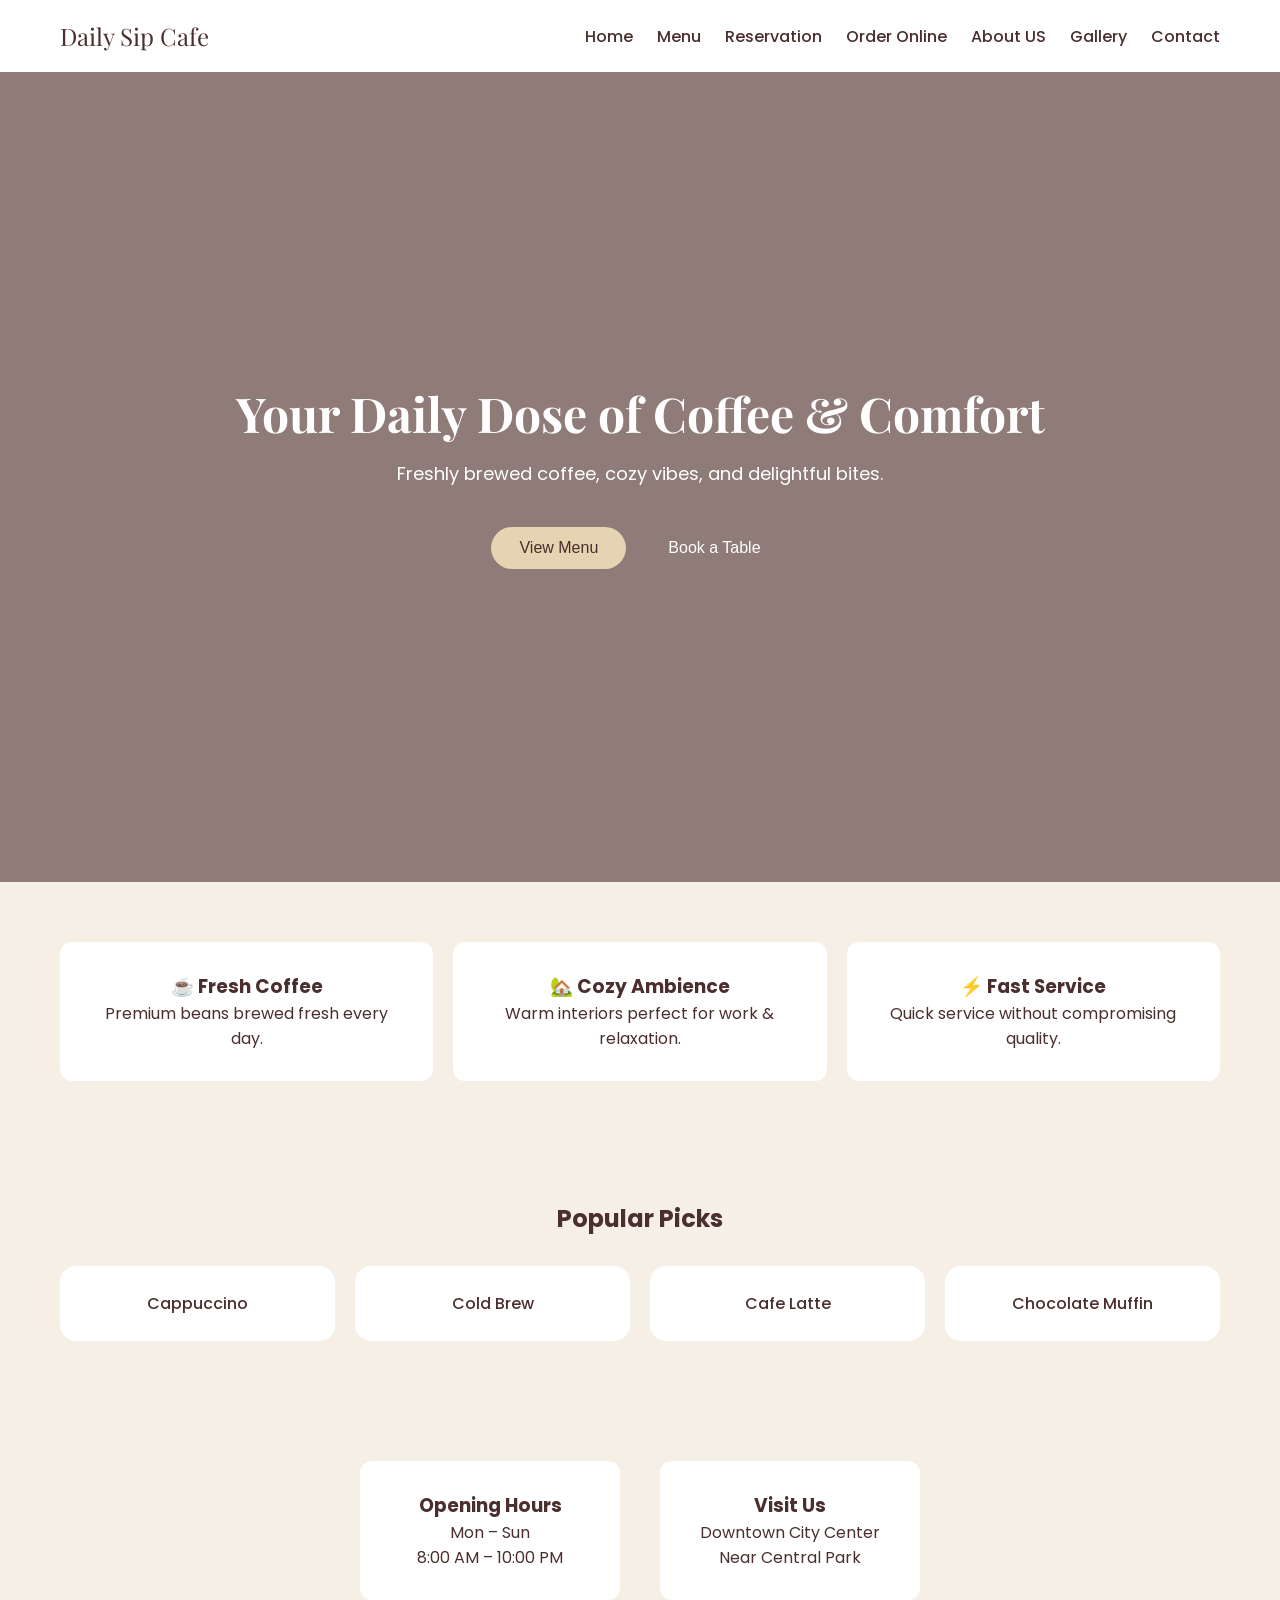
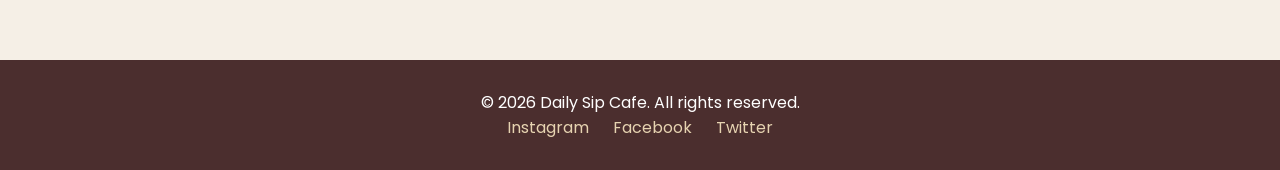
<file: index.html>
<!DOCTYPE html>
<html lang="en">
<head>
  <meta charset="UTF-8" />
  <title>Daily Sip Cafe</title>
  <meta name="viewport" content="width=device-width, initial-scale=1.0" />

  <!-- Google Fonts -->
  <link href="https://fonts.googleapis.com/css2?family=Playfair+Display:wght@600&family=Poppins:wght@300;400;500&display=swap" rel="stylesheet">

  <link rel="stylesheet" href="css/style.css" />
</head>
<body>

  <!-- Header -->
  <header class="header">
    <div class="logo">Daily Sip Cafe</div>
    <nav class="nav">
      <a href="#">Home</a>
      <a href="menu.html">Menu</a>
      <a href="reservation.html">Reservation</a>
      <a href="order.html">Order Online</a>
      <a href="about.html">About US</a>
      <a href="gallery.html">Gallery</a>
      <a href="contact.html">Contact</a>
    </nav>
  </header>

  <!-- Hero Section -->
  <section class="hero">
    <h1>Your Daily Dose of Coffee & Comfort</h1>
    <p>Freshly brewed coffee, cozy vibes, and delightful bites.</p>
    <div class="hero-buttons">
      <a href="menu.html"><button class="btn primary">View Menu</button></a>
      <a href="reservation.html"><button class="btn secondary">Book a Table</button></a>
    </div>
  </section>

  <!-- Highlights -->
  <section class="highlights">
    <div class="highlight-card">
      <h3>☕ Fresh Coffee</h3>
      <p>Premium beans brewed fresh every day.</p>
    </div>
    <div class="highlight-card">
      <h3>🏡 Cozy Ambience</h3>
      <p>Warm interiors perfect for work & relaxation.</p>
    </div>
    <div class="highlight-card">
      <h3>⚡ Fast Service</h3>
      <p>Quick service without compromising quality.</p>
    </div>
  </section>

  <!-- Popular Menu -->
  <section class="menu">
    <h2>Popular Picks</h2>
    <div class="menu-items">
      <div class="menu-card">Cappuccino</div>
      <div class="menu-card">Cold Brew</div>
      <div class="menu-card">Cafe Latte</div>
      <div class="menu-card">Chocolate Muffin</div>
    </div>
  </section>

  <!-- Info Section -->
  <section class="info">
    <div class="info-box">
      <h3>Opening Hours</h3>
      <p>Mon – Sun</p>
      <p>8:00 AM – 10:00 PM</p>
    </div>
    <div class="info-box">
      <h3>Visit Us</h3>
      <p>Downtown City Center</p>
      <p>Near Central Park</p>
    </div>
  </section>

  <!-- Footer -->
  <footer class="footer">
    <p>© 2026 Daily Sip Cafe. All rights reserved.</p>
    <div class="socials">
      <a href="#">Instagram</a>
      <a href="#">Facebook</a>
      <a href="#">Twitter</a>
    </div>
  </footer>

  <script src="js/script.js"></script>
</body>
</html>
</file>
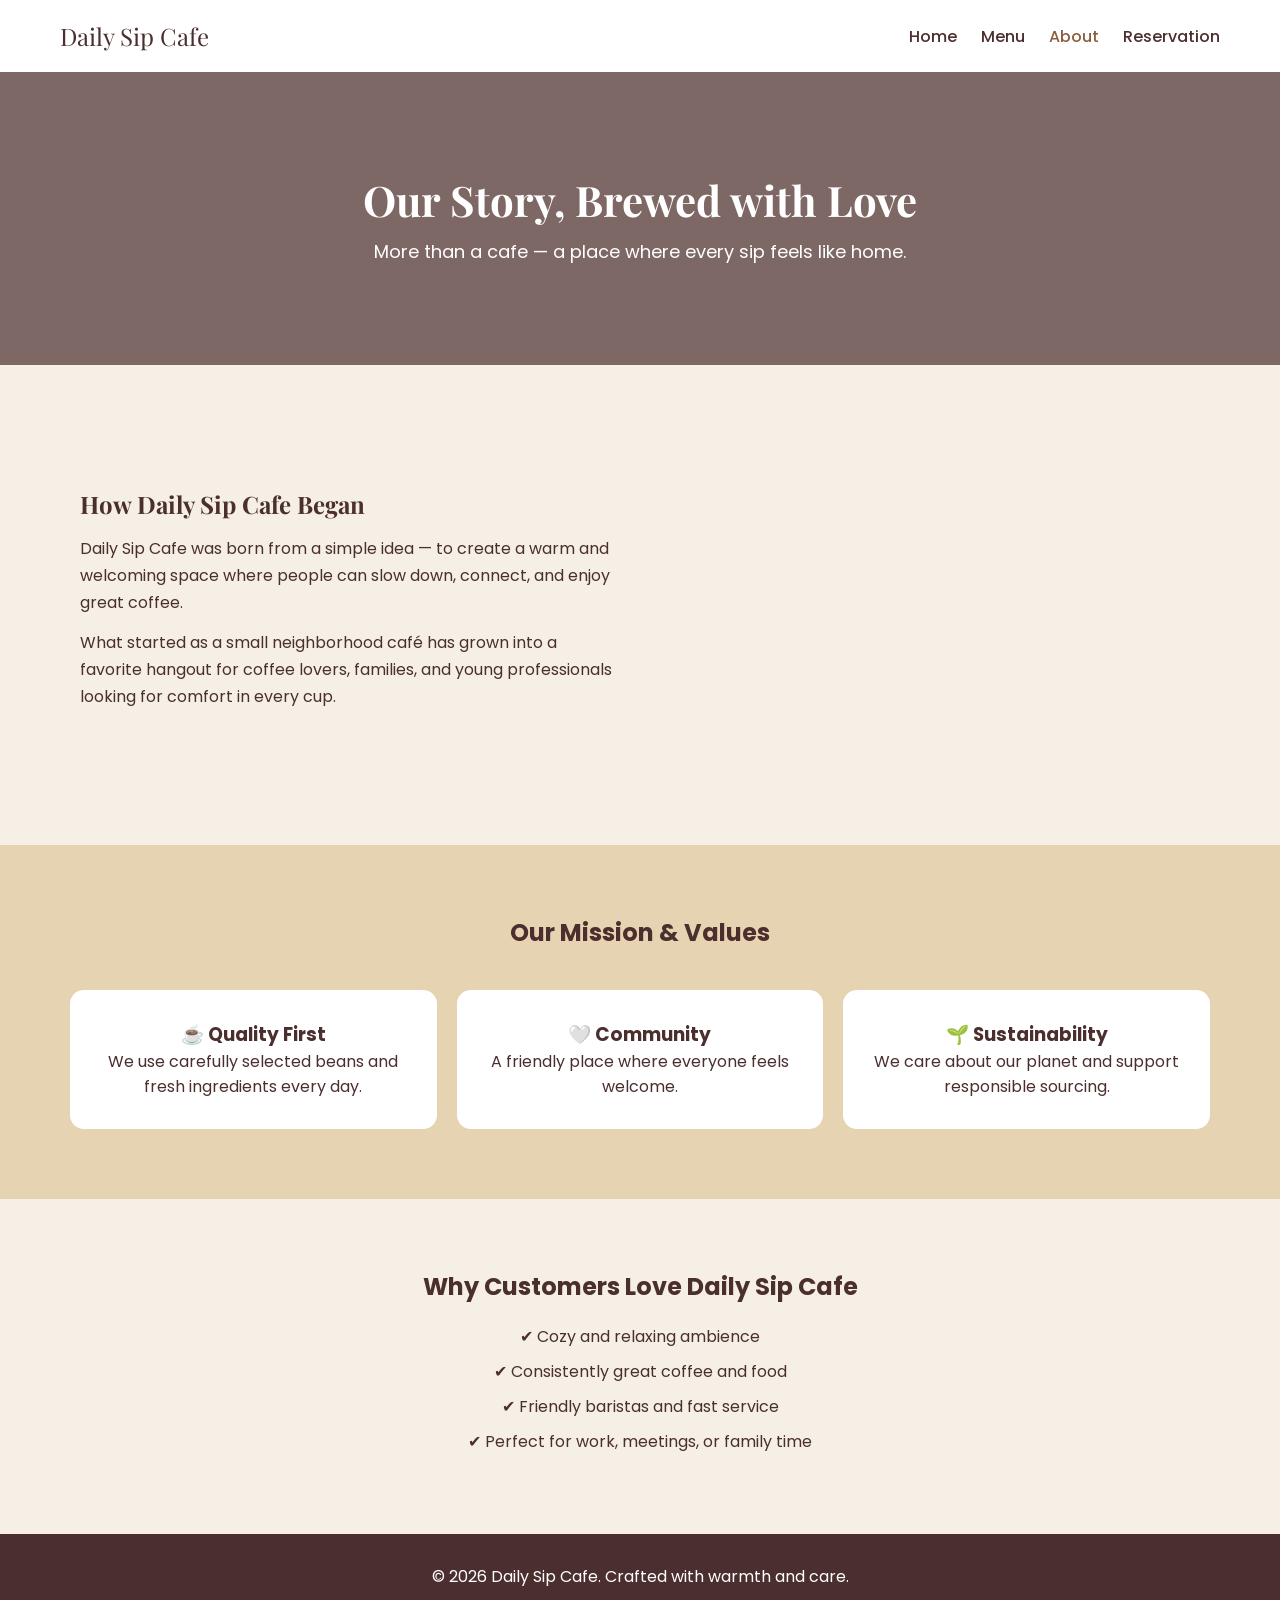
<file: about.html>
<!DOCTYPE html>
<html lang="en">
<head>
  <meta charset="UTF-8" />
  <title>About Us | Daily Sip Cafe</title>
  <meta name="viewport" content="width=device-width, initial-scale=1.0" />

  <!-- Google Fonts -->
  <link href="https://fonts.googleapis.com/css2?family=Playfair+Display:wght@600&family=Poppins:wght@300;400;500&display=swap" rel="stylesheet">

  <link rel="stylesheet" href="css/style.css" />
</head>
<body>

  <!-- Header -->
  <header class="header">
    <div class="logo">Daily Sip Cafe</div>
    <nav class="nav">
      <a href="index.html">Home</a>
      <a href="menu.html">Menu</a>
      <a href="about.html" class="active">About</a>
      <a href="reservation.html">Reservation</a>
    </nav>
  </header>

  <!-- About Hero -->
  <section class="about-hero">
    <h1>Our Story, Brewed with Love</h1>
    <p>More than a cafe — a place where every sip feels like home.</p>
  </section>

  <!-- Story Section -->
  <section class="about-section">
    <div class="about-text">
      <h2>How Daily Sip Cafe Began</h2>
      <p>
        Daily Sip Cafe was born from a simple idea — to create a warm and welcoming
        space where people can slow down, connect, and enjoy great coffee.
      </p>
      <p>
        What started as a small neighborhood café has grown into a favorite
        hangout for coffee lovers, families, and young professionals looking
        for comfort in every cup.
      </p>
    </div>
    <div class="about-image"></div>
  </section>

  <!-- Mission & Values -->
  <section class="values">
    <h2>Our Mission & Values</h2>
    <div class="values-grid">
      <div class="value-card">
        <h3>☕ Quality First</h3>
        <p>We use carefully selected beans and fresh ingredients every day.</p>
      </div>
      <div class="value-card">
        <h3>🤍 Community</h3>
        <p>A friendly place where everyone feels welcome.</p>
      </div>
      <div class="value-card">
        <h3>🌱 Sustainability</h3>
        <p>We care about our planet and support responsible sourcing.</p>
      </div>
    </div>
  </section>

  <!-- Why Love Us -->
  <section class="why-love">
    <h2>Why Customers Love Daily Sip Cafe</h2>
    <ul>
      <li>✔ Cozy and relaxing ambience</li>
      <li>✔ Consistently great coffee and food</li>
      <li>✔ Friendly baristas and fast service</li>
      <li>✔ Perfect for work, meetings, or family time</li>
    </ul>
  </section>

  <!-- Footer -->
  <footer class="footer">
    <p>© 2026 Daily Sip Cafe. Crafted with warmth and care.</p>
  </footer>

  <script src="js/script.js"></script>
</body>
</html>
</file>
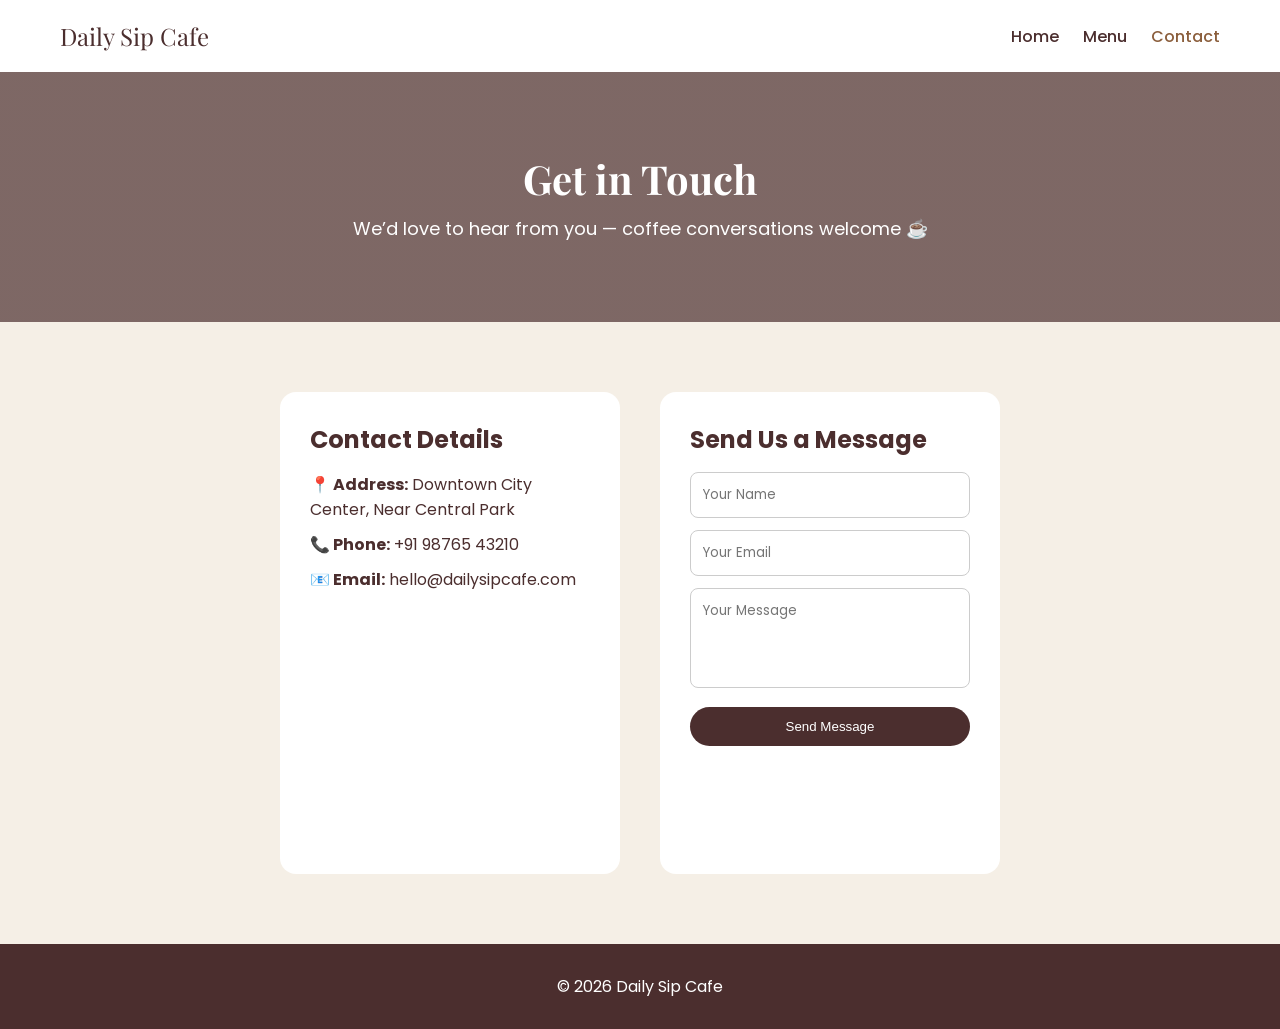
<file: contact.html>
<!DOCTYPE html>
<html lang="en">
<head>
  <meta charset="UTF-8">
  <title>Contact Us | Daily Sip Cafe</title>
  <meta name="viewport" content="width=device-width, initial-scale=1.0">

  <!-- Google Fonts -->
  <link href="https://fonts.googleapis.com/css2?family=Playfair+Display:wght@600&family=Poppins:wght@300;400;500&display=swap" rel="stylesheet">

  <link rel="stylesheet" href="css/style.css">
</head>
<body>

  <!-- Header -->
  <header class="header">
    <div class="logo">Daily Sip Cafe</div>
    <nav class="nav">
      <a href="index.html">Home</a>
      <a href="menu.html">Menu</a>
      <a href="contact.html" class="active">Contact</a>
    </nav>
  </header>

  <!-- Contact Hero -->
  <section class="contact-hero">
    <h1>Get in Touch</h1>
    <p>We’d love to hear from you — coffee conversations welcome ☕</p>
  </section>

  <!-- Contact Section -->
  <section class="contact-section">
    

    <!-- Contact Info -->
    <div class="contact-info">
      <h2>Contact Details</h2>
      <p><strong>📍 Address:</strong> Downtown City Center, Near Central Park</p>
      <p><strong>📞 Phone:</strong> +91 98765 43210</p>
      <p><strong>📧 Email:</strong> hello@dailysipcafe.com</p>

      <!-- Google Map -->
      <iframe
        src="https://www.google.com/maps?q=city%20center%20cafe&output=embed"
        allowfullscreen=""
        loading="lazy">
      </iframe>
    </div>

    <!-- Contact Form -->
    <div class="contact-form">
      <h2>Send Us a Message</h2>

      <form id="contactForm">
        <input type="text" id="name" placeholder="Your Name">
        <input type="email" id="email" placeholder="Your Email">
        <textarea id="message" placeholder="Your Message"></textarea>

        <button type="submit">Send Message</button>
        <p id="formMessage"></p>
      </form>
    </div>

  </section>

  <!-- Footer -->
  <footer class="footer">
    <p>© 2026 Daily Sip Cafe
</file>
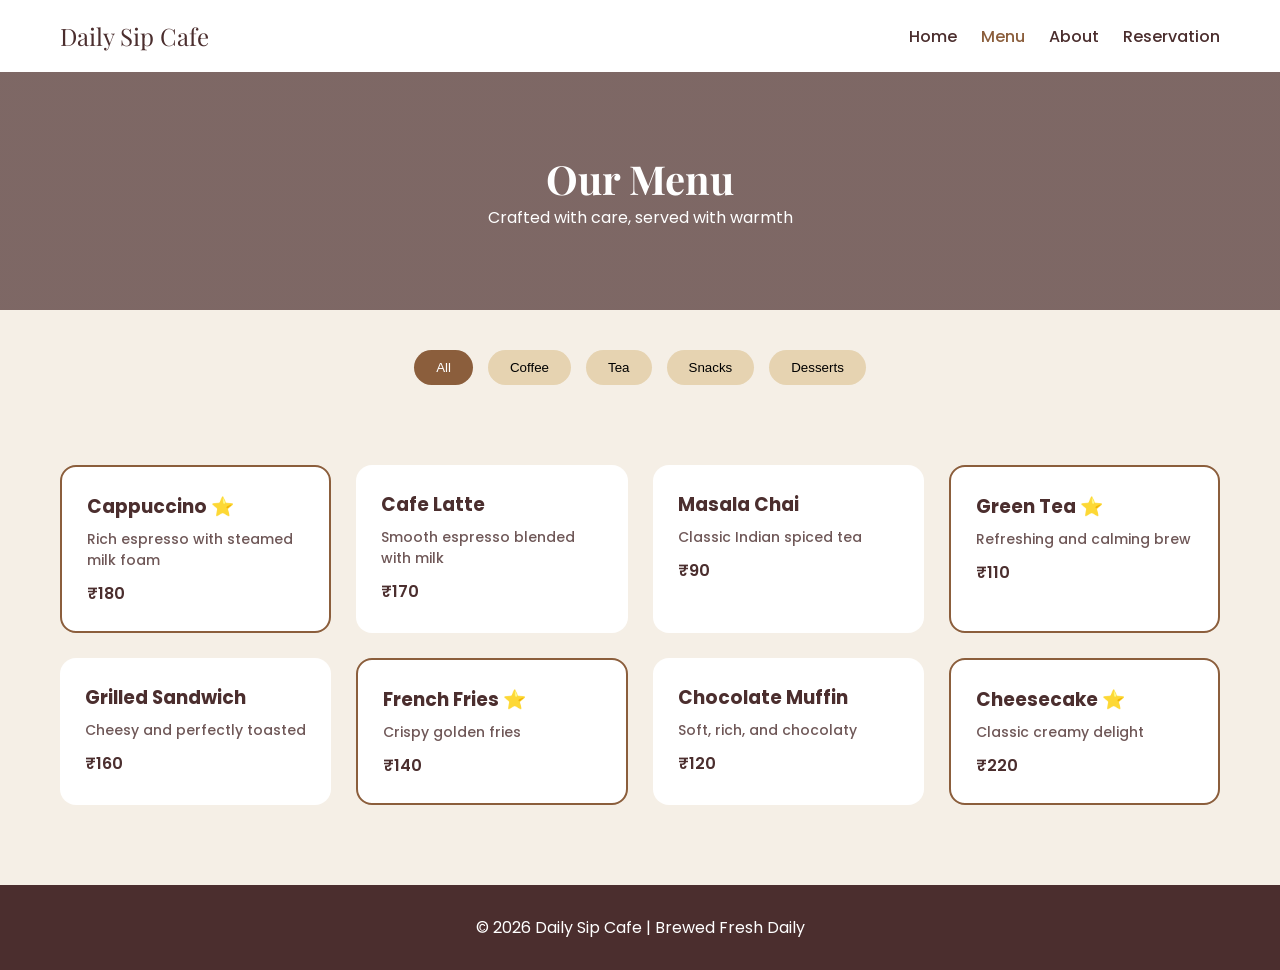
<file: menu.html>
<!DOCTYPE html>
<html lang="en">
<head>
  <meta charset="UTF-8" />
  <title>Menu | Daily Sip Cafe</title>
  <meta name="viewport" content="width=device-width, initial-scale=1.0" />

  <!-- Google Fonts -->
  <link href="https://fonts.googleapis.com/css2?family=Playfair+Display:wght@600&family=Poppins:wght@300;400;500&display=swap" rel="stylesheet">

  <link rel="stylesheet" href="css/style.css" />
</head>
<body>

  <!-- Header -->
  <header class="header">
    <div class="logo">Daily Sip Cafe</div>
    <nav class="nav">
      <a href="index.html">Home</a>
      <a href="menu.html" class="active">Menu</a>
      <a href="about.html">About</a>
      <a href="reservation.html">Reservation</a>
    </nav>
  </header>

  <!-- Menu Hero -->
  <section class="menu-hero">
    <h1>Our Menu</h1>
    <p>Crafted with care, served with warmth</p>
  </section>

  <!-- Filter Buttons -->
  <section class="menu-filters">
    <button class="filter-btn active" data-category="all">All</button>
    <button class="filter-btn" data-category="coffee">Coffee</button>
    <button class="filter-btn" data-category="tea">Tea</button>
    <button class="filter-btn" data-category="snacks">Snacks</button>
    <button class="filter-btn" data-category="desserts">Desserts</button>
  </section>

  <!-- Menu Items -->
  <section class="menu-grid">

    <div class="menu-card coffee bestseller">
      <h3>Cappuccino ⭐</h3>
      <p>Rich espresso with steamed milk foam</p>
      <span>₹180</span>
    </div>

    <div class="menu-card coffee">
      <h3>Cafe Latte</h3>
      <p>Smooth espresso blended with milk</p>
      <span>₹170</span>
    </div>

    <div class="menu-card tea">
      <h3>Masala Chai</h3>
      <p>Classic Indian spiced tea</p>
      <span>₹90</span>
    </div>

    <div class="menu-card tea bestseller">
      <h3>Green Tea ⭐</h3>
      <p>Refreshing and calming brew</p>
      <span>₹110</span>
    </div>

    <div class="menu-card snacks">
      <h3>Grilled Sandwich</h3>
      <p>Cheesy and perfectly toasted</p>
      <span>₹160</span>
    </div>

    <div class="menu-card snacks bestseller">
      <h3>French Fries ⭐</h3>
      <p>Crispy golden fries</p>
      <span>₹140</span>
    </div>

    <div class="menu-card desserts">
      <h3>Chocolate Muffin</h3>
      <p>Soft, rich, and chocolaty</p>
      <span>₹120</span>
    </div>

    <div class="menu-card desserts bestseller">
      <h3>Cheesecake ⭐</h3>
      <p>Classic creamy delight</p>
      <span>₹220</span>
    </div>

  </section>

  <!-- Footer -->
  <footer class="footer">
    <p>© 2026 Daily Sip Cafe | Brewed Fresh Daily</p>
  </footer>

  <script src="js/menu.js"></script>
</body>
</html>
</file>
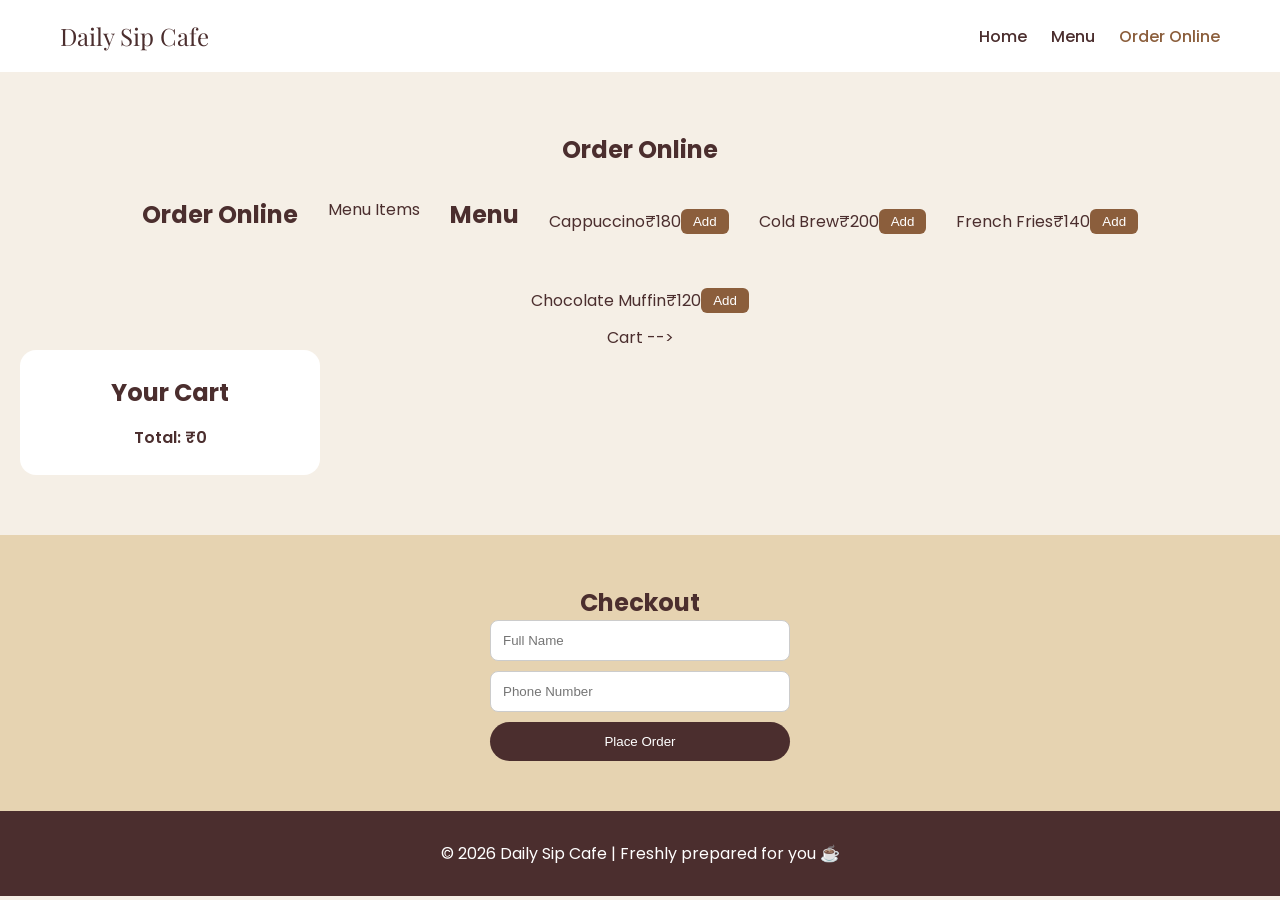
<file: order.html>
<!DOCTYPE html>
<html lang="en">

<head>
  <meta charset="UTF-8">
  <title>Online Order | Daily Sip Cafe</title>
  <meta name="viewport" content="width=device-width, initial-scale=1.0">

  <!-- Google Fonts -->
  <link
    href="https://fonts.googleapis.com/css2?family=Playfair+Display:wght@600&family=Poppins:wght@300;400;500&display=swap"
    rel="stylesheet">

  <link rel="stylesheet" href="css/style.css">
</head>

<body>

  <!-- Header -->
  <header class="header">
    <div class="logo">Daily Sip Cafe</div>
    <nav class="nav">
      <a href="index.html">Home</a>
      <a href="menu.html">Menu</a>
      <a href="order.html" class="active">Order Online</a>
    </nav>
  </header>

  <!-- Order Section -->
  <section class="order-section">
    <h1>Order Online</h1>

    <div class="order-container">
      <h1>Order Online</h1>

      <!-- <div class="menu-items">
        <button onclick="addItem('Cappuccino', 150)">Cappuccino - ₹150</button>
        <button onclick="addItem('Latte', 180)">Latte - ₹180</button>
        <button onclick="addItem('Espresso', 120)">Espresso - ₹120</button>
        <button onclick="addItem('Sandwich', 200)">Sandwich - ₹200</button>
        <button onclick="addItem('Brownie', 100)">Brownie - ₹100</button>
      </div>

      <h3>Selected Items:</h3>
      <ul id="cartList"></ul>

      <h3>Total: ₹<span id="total">0</span></h3>

      <form id="orderForm">
        <input type="text" id="orderName" placeholder="Your Name" required />
        <input type="tel" id="orderPhone" placeholder="Phone Number" required />
        <button type="submit">Place Order</button>
      </form>

      <p id="orderMessage"></p>

      <hr>

      <h2>All Orders</h2>
      <ul id="orderHistory"></ul>

      <script src="js/order.js"></script> -->

      Menu Items
      <!-- <div class="order-menu"> -->
        <h2>Menu</h2>

        <div class="order-item">
          <span>Cappuccino</span>
          <span>₹180</span>
          <button onclick="addToCart('Cappuccino',180)">Add</button>
        </div>

        <div class="order-item">
          <span>Cold Brew</span>
          <span>₹200</span>
          <button onclick="addToCart('Cold Brew',200)">Add</button>
        </div>

        <div class="order-item">
          <span>French Fries</span>
          <span>₹140</span>
          <button onclick="addToCart('French Fries',140)">Add</button>
        </div>

        <div class="order-item">
          <span>Chocolate Muffin</span>
          <span>₹120</span>
          <button onclick="addToCart('Chocolate Muffin',120)">Add</button>
        </div>
      </div>

      Cart -->
      <div class="cart">
        <h2>Your Cart</h2>
        <div id="cartItems"></div>

        <div class="cart-total">
          Total: ₹<span id="total">0</span>
        </div>
      </div>

    </div>
  </section>

  <!-- Checkout -->
  <section class="checkout">
    <h2>Checkout</h2>
    <form id="checkoutForm">
      <input type="text" placeholder="Full Name" required>
      <input type="tel" placeholder="Phone Number" required>
      <button type="submit">Place Order</button>
      <p id="orderMessage"></p>
    </form>
  </section>

  <footer class="footer">
    <p>© 2026 Daily Sip Cafe | Freshly prepared for you ☕</p>
  </footer>

  <script src=
</file>
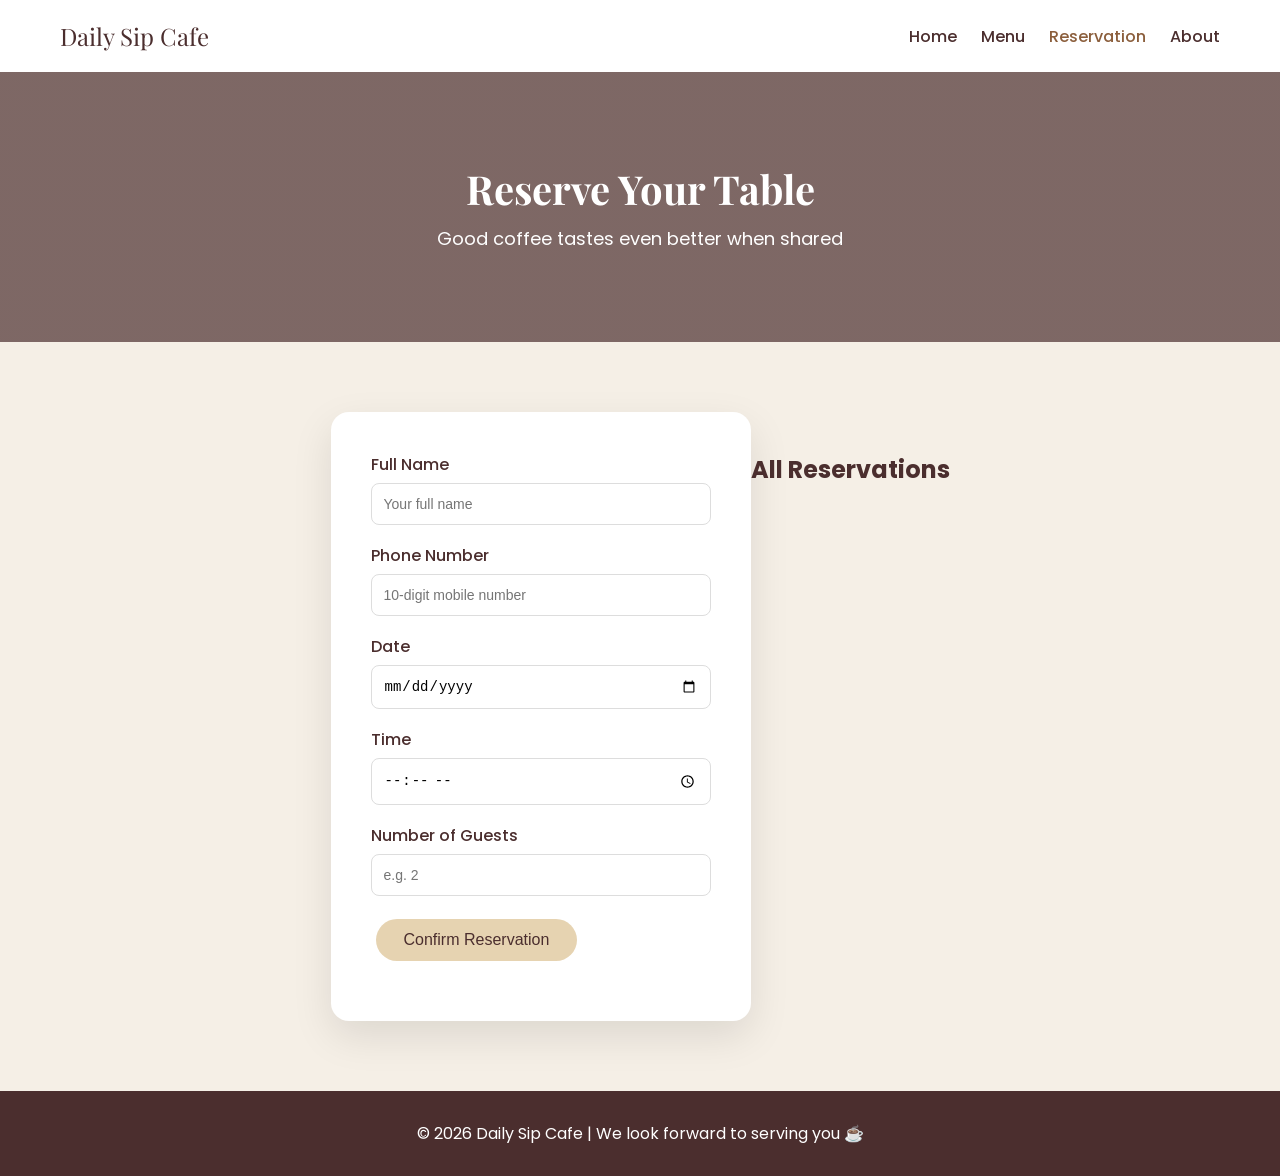
<file: reservation.html>
<!DOCTYPE html>
<html lang="en">

<head>
  <meta charset="UTF-8" />
  <title>Table Reservation | Daily Sip Cafe</title>
  <meta name="viewport" content="width=device-width, initial-scale=1.0" />

  <!-- Google Fonts -->
  <link
    href="https://fonts.googleapis.com/css2?family=Playfair+Display:wght@600&family=Poppins:wght@300;400;500&display=swap"
    rel="stylesheet">

  <link rel="stylesheet" href="css/style.css" />
</head>

<body>

  <!-- Header -->
  <header class="header">
    <div class="logo">Daily Sip Cafe</div>
    <nav class="nav">
      <a href="index.html">Home</a>
      <a href="menu.html">Menu</a>
      <a href="reservation.html" class="active">Reservation</a>
      <a href="about.html">About</a>
    </nav>
  </header>

  <!-- Reservation Hero -->
  <section class="reservation-hero">
    <h1>Reserve Your Table</h1>
    <p>Good coffee tastes even better when shared</p>
  </section>

  <!-- Reservation Form -->
  <section class="reservation-section">
    <form id="reservationForm" class="reservation-form">

      <div class="form-group">
        <label>Full Name</label>
        <input type="text" id="name" placeholder="Your full name">
      </div>

      <div class="form-group">
        <label>Phone Number</label>
        <input type="tel" id="phone" placeholder="10-digit mobile number">
      </div>

      <div class="form-group">
        <label>Date</label>
        <input type="date" id="date">
      </div>

      <div class="form-group">
        <label>Time</label>
        <input type="time" id="time">
      </div>

      <div class="form-group">
        <label>Number of Guests</label>
        <input type="number" id="guests" min="1" max="20" placeholder="e.g. 2">
      </div>

      <button type="submit" class="btn primary">Confirm Reservation</button>

      <p id="message" class="message"></p>
    </form>
    <h2 style="margin-top:40px;">All Reservations</h2>
    <ul id="reservationList"></ul>
  </section>

  <!-- Footer -->
  <footer class="footer">
    <p>© 2026 Daily Sip Cafe | We look forward to serving you ☕</p>
  </footer>

  <script src="js/reservation.js"></script>
</body>

</html>
</file>
<file: css/style.css>
:root {
  --brown-dark: #4b2e2e;
  --brown-light: #8b5e3c;
  --cream: #f5efe6;
  --beige: #e6d3b1;
  --white: #ffffff;
}

* {
  margin: 0;
  padding: 0;
  box-sizing: border-box;
}

body {
  font-family: 'Poppins', sans-serif;
  background: var(--cream);
  color: var(--brown-dark);
}

/* Header */
.header {
  display: flex;
  justify-content: space-between;
  align-items: center;
  padding: 20px 60px;
  background: var(--white);
  position: sticky;
  top: 0;
}

.logo {
  font-family: 'Playfair Display', serif;
  font-size: 24px;
}

.nav a {
  margin-left: 20px;
  text-decoration: none;
  color: var(--brown-dark);
  font-weight: 500;
}

.nav a:hover {
  color: var(--brown-light);
}

/* Hero */
.hero {
  height: 90vh;
  background: linear-gradient(rgba(75,46,46,.6), rgba(75,46,46,.6)),
              url("https://images.unsplash.com/photo-1509042239860-f550ce710b93") center/cover;
  color: var(--white);
  display: flex;
  flex-direction: column;
  justify-content: center;
  align-items: center;
  text-align: center;
  padding: 20px;
}

.hero h1 {
  font-family: 'Playfair Display', serif;
  font-size: 48px;
  animation: fadeUp 1s ease;
}

.hero p {
  margin: 15px 0;
  font-size: 18px;
  animation: fadeUp 1.2s ease;
}

.hero-buttons {
  margin-top: 20px;
}

.btn {
  padding: 12px 28px;
  border-radius: 25px;
  border: none;
  margin: 5px;
  cursor: pointer;
  font-size: 16px;
}

.primary {
  background: var(--beige);
  color: var(--brown-dark);
}

.secondary {
  background: transparent;
  border: 2px solid var(--beige);
  color: var(--white);
}

/* Highlights */
.highlights {
  display: grid;
  grid-template-columns: repeat(auto-fit, minmax(220px, 1fr));
  gap: 20px;
  padding: 60px;
}

.highlight-card {
  background: var(--white);
  padding: 30px;
  text-align: center;
  border-radius: 12px;
  transition: transform .3s;
}

.highlight-card:hover {
  transform: translateY(-8px);
}

/* Menu */
.menu {
  padding: 60px;
  text-align: center;
}

.menu-items {
  display: grid;
  grid-template-columns: repeat(auto-fit, minmax(150px, 1fr));
  gap: 20px;
  margin-top: 30px;
}

.menu-card {
  background: var(--beige);
  padding: 30px;
  border-radius: 12px;
  font-weight: 500;
}

/* Info */
.info {
  display: flex;
  justify-content: center;
  gap: 40px;
  padding: 60px;
  flex-wrap: wrap;
}

.info-box {
  background: var(--white);
  padding: 30px;
  border-radius: 12px;
  width: 260px;
  text-align: center;
}

/* Footer */
.footer {
  background: var(--brown-dark);
  color: var(--white);
  text-align: center;
  padding: 30px;
}

.footer a {
  color: var(--beige);
  margin: 0 10px;
  text-decoration: none;
}

/* Animation */
@keyframes fadeUp {
  from { opacity: 0; transform: translateY(20px); }
  to { opacity: 1; transform: translateY(0); }
}

/* Responsive */
@media (max-width: 768px) {
  .header {
    flex-direction: column;
  }
  .hero h1 {
    font-size: 32px;
  }
}


/* About Hero */
.about-hero {
  background: linear-gradient(rgba(75,46,46,.7), rgba(75,46,46,.7)),
              url("https://images.unsplash.com/photo-1495474472287-4d71bcdd2085") center/cover;
  color: white;
  text-align: center;
  padding: 100px 20px;
}

.about-hero h1 {
  font-family: 'Playfair Display', serif;
  font-size: 42px;
}

.about-hero p {
  margin-top: 10px;
  font-size: 18px;
}

/* About Section */
.about-section {
  display: flex;
  gap: 40px;
  padding: 80px;
  align-items: center;
  flex-wrap: wrap;
}

.about-text {
  flex: 1;
}

.about-text h2 {
  font-family: 'Playfair Display', serif;
  margin-bottom: 15px;
}

.about-text p {
  margin-bottom: 12px;
  line-height: 1.7;
}

.about-image {
  flex: 1;
  height: 320px;
  border-radius: 16px;
  background: url("https://images.unsplash.com/photo-1504754524776-8f4f37790ca0") center/cover;
}

/* Values */
.values {
  background: var(--beige);
  padding: 70px;
  text-align: center;
}

.values-grid {
  display: grid;
  grid-template-columns: repeat(auto-fit, minmax(220px, 1fr));
  gap: 20px;
  margin-top: 40px;
}

.value-card {
  background: white;
  padding: 30px;
  border-radius: 14px;
  transition: transform .3s;
}

.value-card:hover {
  transform: translateY(-8px);
}

/* Why Love Us */
.why-love {
  padding: 70px;
  text-align: center;
}

.why-love ul {
  list-style: none;
  margin-top: 20px;
}

.why-love li {
  margin: 10px 0;
  font-size: 16px;
}

/* Active Nav */
.nav .active {
  color: var(--brown-light);
}

/* Responsive */
@media (max-width: 768px) {
  .about-section {
    padding: 40px 20px;
  }
  .about-hero h1 {
    font-size: 30px;
  }
}


/* menu */

/* Menu Hero */
.menu-hero {
  background: linear-gradient(rgba(75,46,46,.7), rgba(75,46,46,.7)),
              url("https://images.unsplash.com/photo-1511920170033-f8396924c348") center/cover;
  color: white;
  text-align: center;
  padding: 80px 20px;
}

.menu-hero h1 {
  font-family: 'Playfair Display', serif;
  font-size: 40px;
}

/* Filters */
.menu-filters {
  display: flex;
  justify-content: center;
  gap: 15px;
  padding: 40px;
  flex-wrap: wrap;
}

.filter-btn {
  padding: 10px 22px;
  border-radius: 20px;
  border: none;
  background: var(--beige);
  cursor: pointer;
  font-weight: 500;
}

.filter-btn.active,
.filter-btn:hover {
  background: var(--brown-light);
  color: white;
}

/* Menu Grid */
.menu-grid {
  padding: 40px 60px 80px;
  display: grid;
  grid-template-columns: repeat(auto-fit, minmax(220px, 1fr));
  gap: 25px;
}

.menu-card {
  background: white;
  padding: 25px;
  border-radius: 16px;
  transition: transform .3s, box-shadow .3s;
}

.menu-card h3 {
  margin-bottom: 8px;
}

.menu-card p {
  font-size: 14px;
  opacity: .8;
}

.menu-card span {
  display: block;
  margin-top: 10px;
  font-weight: 600;
}

.menu-card:hover {
  transform: translateY(-8px);
  box-shadow: 0 10px 25px rgba(0,0,0,.1);
}

/* Bestseller Highlight */
.bestseller {
  border: 2px solid var(--brown-light);
}

/* Responsive */
@media (max-width: 768px) {
  .menu-grid {
    padding: 30px 20px;
  }
  .menu-hero h1 {
    font-size: 28px;
  }
}


/* reservation page */

/* Reservation Hero */
.reservation-hero {
  background: linear-gradient(rgba(75,46,46,.7), rgba(75,46,46,.7)),
              url("https://images.unsplash.com/photo-1521017432531-fbd92d768814") center/cover;
  color: white;
  text-align: center;
  padding: 90px 20px;
}

.reservation-hero h1 {
  font-family: 'Playfair Display', serif;
  font-size: 40px;
}

.reservation-hero p {
  margin-top: 10px;
  font-size: 18px;
}

/* Reservation Section */
.reservation-section {
  padding: 70px 20px;
  display: flex;
  justify-content: center;
}

.reservation-form {
  background: white;
  padding: 40px;
  border-radius: 18px;
  width: 100%;
  max-width: 420px;
  box-shadow: 0 15px 40px rgba(0,0,0,.1);
}

.form-group {
  margin-bottom: 18px;
}

.form-group label {
  display: block;
  margin-bottom: 6px;
  font-weight: 500;
}

.form-group input {
  width: 100%;
  padding: 12px;
  border-radius: 8px;
  border: 1px solid #ddd;
  font-size: 14px;
}

.form-group input:focus {
  outline: none;
  border-color: var(--brown-light);
}

.message {
  margin-top: 15px;
  font-size: 14px;
  text-align: center;
}

/* Responsive */
@media (max-width: 600px) {
  .reservation-form {
    padding: 30px 20px;
  }
  .reservation-hero h1 {
    font-size: 28px;
  }
}


/* order page */

/* Order Section */
.order-section {
  padding: 60px 20px;
  text-align: center;
}

.order-container {
  display: flex;
  gap: 30px;
  justify-content: center;
  flex-wrap: wrap;
  margin-top: 30px;
}

/* Menu */
.order-menu, .cart {
  background: white;
  padding: 25px;
  border-radius: 16px;
  width: 300px;
}

.order-item {
  display: flex;
  justify-content: space-between;
  align-items: center;
  margin: 12px 0;
}

.order-item button {
  padding: 5px 12px;
  border: none;
  background: var(--brown-light);
  color: white;
  border-radius: 6px;
  cursor: pointer;
}

/* Cart */
.cart-item {
  display: flex;
  justify-content: space-between;
  align-items: center;
  margin: 10px 0;
}

.cart-item button {
  padding: 3px 8px;
  margin: 0 4px;
}

.cart-total {
  margin-top: 15px;
  font-weight: 600;
}

/* Checkout */
.checkout {
  background: var(--beige);
  padding: 50px 20px;
  text-align: center;
}

.checkout form {
  max-width: 300px;
  margin: auto;
}

.checkout input {
  width: 100%;
  padding: 12px;
  margin-bottom: 10px;
  border-radius: 8px;
  border: 1px solid #ccc;
}

.checkout button {
  width: 100%;
  padding: 12px;
  background: var(--brown-dark);
  color: white;
  border: none;
  border-radius: 20px;
  cursor: pointer;
}

/* Responsive */
@media (max-width: 768px) {
  .order-container {
    flex-direction: column;
    align-items: center;
  }
}


/* Gallery page */

/* Gallery Hero */
.gallery-hero {
  background: linear-gradient(rgba(75,46,46,.7), rgba(75,46,46,.7)),
              url("https://images.unsplash.com/photo-1501339847302-ac426a4a7cbb") center/cover;
  color: white;
  text-align: center;
  padding: 80px 20px;
}

.gallery-hero h1 {
  font-family: 'Playfair Display', serif;
  font-size: 40px;
}

.gallery-hero p {
  margin-top: 10px;
  font-size: 18px;
}

/* Gallery Grid */
.gallery-section {
  padding: 60px 20px;
}

.gallery-grid {
  display: grid;
  grid-template-columns: repeat(auto-fit, minmax(220px, 1fr));
  gap: 15px;
}

.gallery-grid img {
  width: 100%;
  height: 220px;
  object-fit: cover;
  border-radius: 14px;
  cursor: pointer;
  transition: transform .3s, box-shadow .3s;
}

.gallery-grid img:hover {
  transform: scale(1.05);
  box-shadow: 0 10px 25px rgba(0,0,0,.15);
}

/* Lightbox */
.lightbox {
  position: fixed;
  top: 0;
  left: 0;
  width: 100%;
  height: 100%;
  background: rgba(0,0,0,.8);
  display: none;
  justify-content: center;
  align-items: center;
  z-index: 999;
}

.lightbox img {
  max-width: 90%;
  max-height: 90%;
  border-radius: 12px;
}

/* Responsive */
@media (max-width: 768px) {
  .gallery-hero h1 {
    font-size: 28px;
  }
  .gallery-grid img {
    height: 180px;
  }
}

/* Contact Hero */
.contact-hero {
  background: linear-gradient(rgba(75,46,46,.7), rgba(75,46,46,.7)),
              url("https://images.unsplash.com/photo-1501339847302-ac426a4a7cbb") center/cover;
  color: white;
  text-align: center;
  padding: 80px 20px;
}

.contact-hero h1 {
  font-family: 'Playfair Display', serif;
  font-size: 40px;
}

.contact-hero p {
  margin-top: 10px;
  font-size: 18px;
}

/* Contact Section */
.contact-section {
  display: flex;
  gap: 40px;
  padding: 70px 20px;
  justify-content: center;
  flex-wrap: wrap;
}

/* Contact Info */
.contact-info {
  background: white;
  padding: 30px;
  border-radius: 16px;
  width: 340px;
}

.contact-info h2 {
  margin-bottom: 15px;
}

.contact-info p {
  margin-bottom: 10px;
}

.contact-info iframe {
  width: 100%;
  height: 220px;
  border: none;
  border-radius: 12px;
  margin-top: 15px;
}

/* Contact Form */
.contact-form {
  background: white;
  padding: 30px;
  border-radius: 16px;
  width: 340px;
}

.contact-form h2 {
  margin-bottom: 15px;
}

.contact-form input,
.contact-form textarea {
  width: 100%;
  padding: 12px;
  margin-bottom: 12px;
  border-radius: 8px;
  border: 1px solid #ccc;
  font-family: 'Poppins', sans-serif;
}

.contact-form textarea {
  resize: none;
  height: 100px;
}

.contact-form button {
  width: 100%;
  padding: 12px;
  background: var(--brown-dark);
  color: white;
  border: none;
  border-radius: 20px;
  cursor: pointer;
}

#formMessage {
  margin-top: 10px;
  font-size: 14px;
  text-align: center;
}

/* Responsive */
@media (max-width: 768px) {
  .contact-hero h1 {
    font-size: 28px;
  }
}

/* css/style.css */
:root {
  --brown-dark: #4b2e2e;
  --brown-light: #8b5e3c;
  --beige: #e6d3b1;
  --cream: #f5efe6;
  --white: #ffffff;

  --shadow-soft: 0 10px 25px rgba(0,0,0,0.1);
  --radius-lg: 16px;
  --radius-md: 10px;
}

/* Reusable Buttons */
.btn {
  padding: 12px 28px;
  border-radius: 25px;
  border: none;
  cursor: pointer;
  font-size: 16px;
  transition: all 0.3s ease;
}

.btn-primary {
  background: var(--beige);
  color: var(--brown-dark);
}

.btn-primary:hover {
  background: var(--brown-light);
  color: var(--white);
}

/* Reusable Card */
.card {
  background: var(--white);
  border-radius: var(--radius-lg);
  padding: 25px;
  box-shadow: var(--shadow-soft);
  transition: transform 0.3s ease;
}

.card:hover {
  transform: translateY(-8px);
}

.fade-in {
  opacity: 0;
  transform: translateY(30px);
  transition: all 0.8s ease;
}

.fade-in.show {
  opacity: 1;
  transform: translateY(0);
}

/* Base (mobile first) */
body {
  font-size: 14px;
}

/* Tablet */
@media (min-width: 768px) {
  body {
    font-size: 15px;
  }
}

/* Desktop */
@media (min-width: 1024px) {
  body {
    font-size: 16px;
  }
}
</file>
